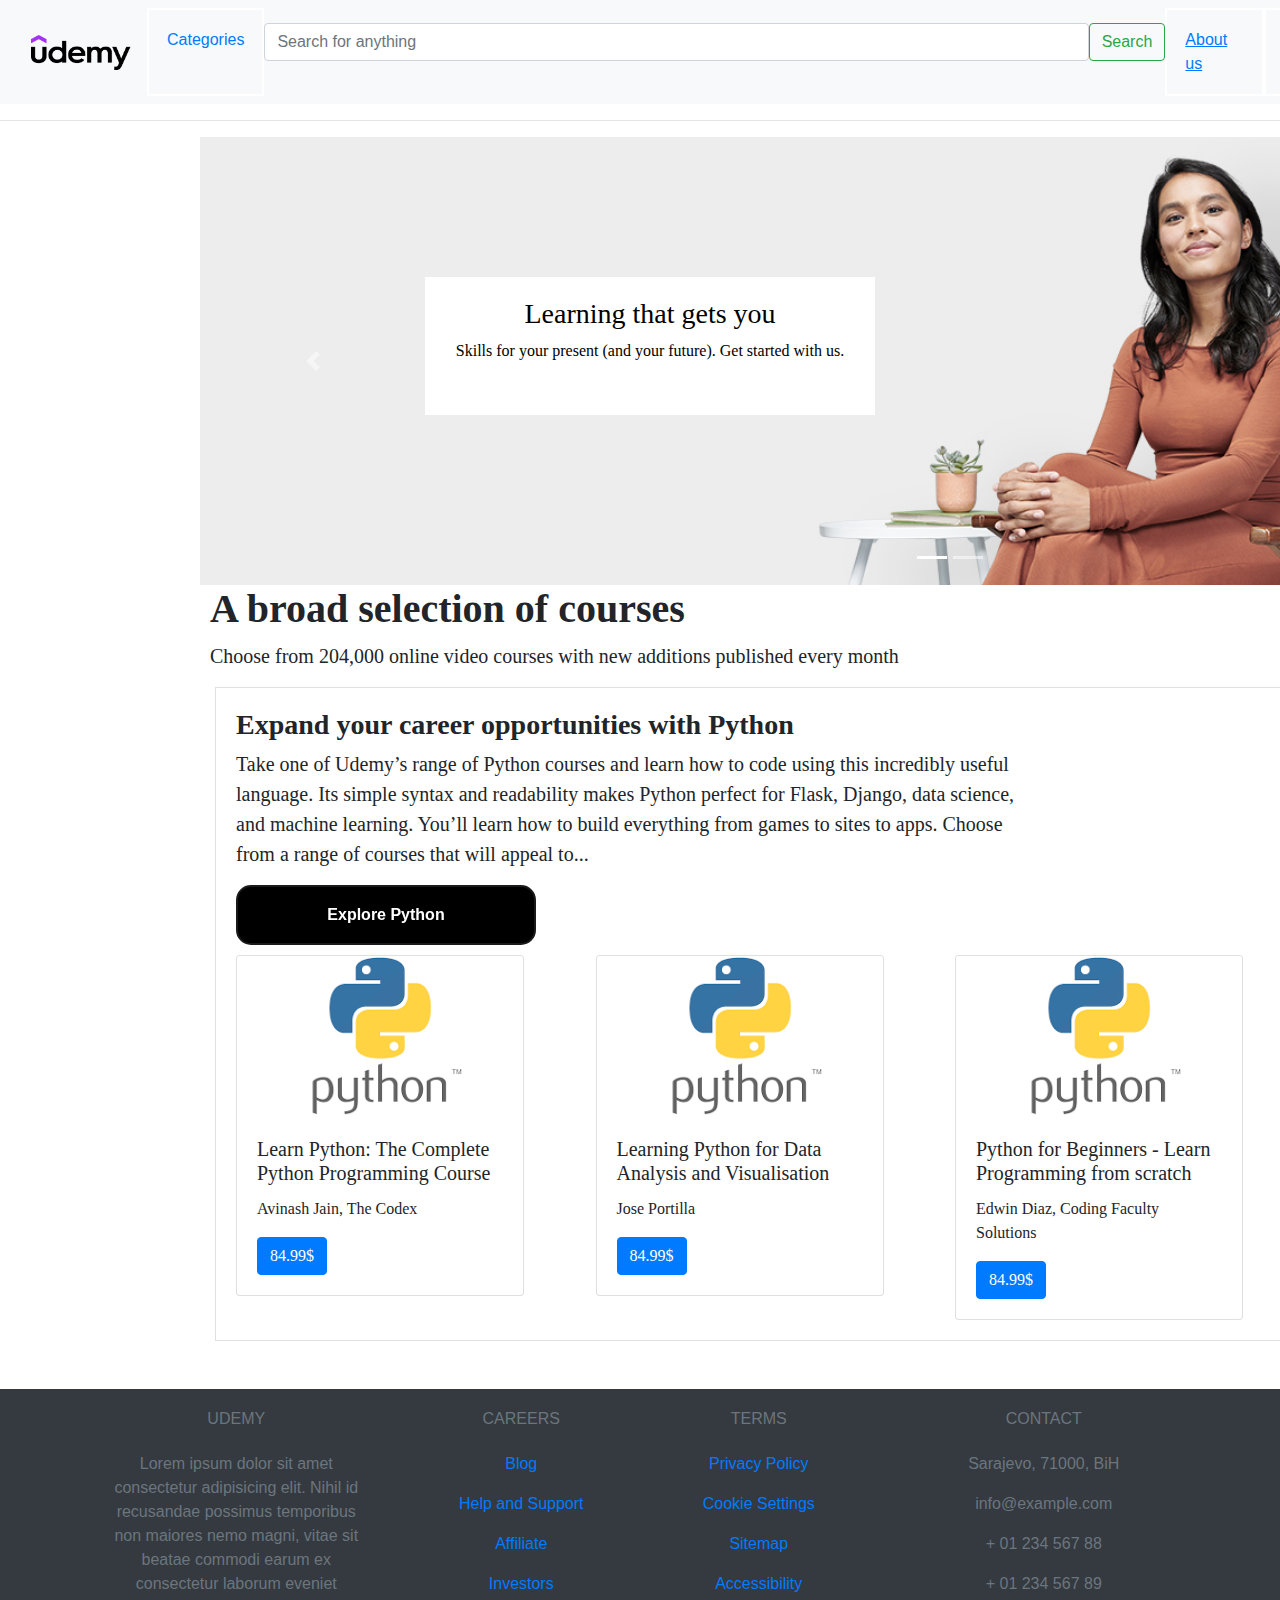
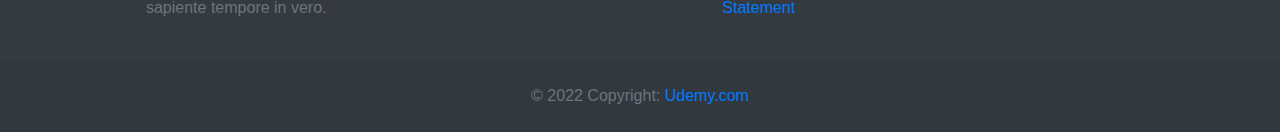
<file: index.html>
<!doctype html>
<html lang="en">
  <head>
    <meta charset="utf-8">
    <meta name="viewport" content="width=device-width, initial-scale=1, shrink-to-fit=no">
	<title>Udemy</title>
	<link rel="stylesheet" href="styles.css">
	<style type="text/css"></style>
    <link rel="icon" href="logooo.png">
    
    <link rel="stylesheet" href="https://cdn.jsdelivr.net/npm/bootstrap@4.0.0/dist/css/bootstrap.min.css" integrity="sha384-Gn5384xqQ1aoWXA+058RXPxPg6fy4IWvTNh0E263XmFcJlSAwiGgFAW/dAiS6JXm" crossorigin="anonymous">

  </head>
  <body>
    <nav class="navbar navbar-expand-lg bg-light">
        <div class="container-fluid">
          <a class="navbar-brand" href="#"><img src="logo-udemy.png" width="100" height="35"></a>
          <button class="navbar-toggler" type="button" data-bs-toggle="collapse" data-bs-target="#navbarSupportedContent" aria-controls="navbarSupportedContent" aria-expanded="false" aria-label="Toggle navigation">
            <span class="navbar-toggler-icon"></span>
          </button>
          <div class="collapse navbar-collapse" id="navbarSupportedContent">
            <ul class="navbar-nav me-auto mb-2 mb-lg-0">
              <div class="divovi2">
              <li class="nav-item">
                <a class="nav-link active" aria-current="page" href="#">Categories</a>
              </li>
              </div>
              <div class="searchh">
              <form class="d-flex" role="search">
                <input class="form-control me-2" type="search" placeholder="Search for anything" aria-label="Search">
                <button class="btn btn-outline-success" type="submit">Search</button>
              </form>
              </div>
              <div class="divovi2">
              <li class="nav-item">
                <a class="nav-link active" aria-current="page" href="about.html"><u>About us</u></a>
              </li>
              </div>
              <div class="divovi2">
              <li class="nav-item">
                <a class="nav-link active" aria-current="page" href="contact.html"><u>Contact</u></a>
              </li>
              </div>
              <div class="divovi2">
              <li class="nav-item">
                <a class="nav-link active" aria-current="page" href="#"><img src="shop.png" width="20px" height="20px"></a>
              </li>
              </div>
              <div>
                <li class="nav-item">
                  <button type="button" class="button2">Log in</button>
                </li>
                </div>
              <div>
                <li class="nav-item">
                  <button type="button" class="button1"> Sign up</button>
                </li>
                </div>
                <div>
                    <li class="nav-item">
                      <button type="button" class="button2"><img src="web.png" width="20px" height="20px" ></button>
                    </li>
                    </div>

            </ul>
            
          </div>
        </div>
      </nav>
      <hr>
<script src="https://code.jquery.com/jquery-3.2.1.slim.min.js" integrity="sha384-KJ3o2DKtIkvYIK3UENzmM7KCkRr/rE9/Qpg6aAZGJwFDMVNA/GpGFF93hXpG5KkN" crossorigin="anonymous"></script>
<script src="https://cdnjs.cloudflare.com/ajax/libs/popper.js/1.12.9/umd/popper.min.js" integrity="sha384-ApNbgh9B+Y1QKtv3Rn7W3mgPxhU9K/ScQsAP7hUibX39j7fakFPskvXusvfa0b4Q" crossorigin="anonymous"></script>
<script src="https://maxcdn.bootstrapcdn.com/bootstrap/4.0.0/js/bootstrap.min.js" integrity="sha384-JZR6Spejh4U02d8jOt6vLEHfe/JQGiRRSQQxSfFWpi1MquVdAyjUar5+76PVCmYl" crossorigin="anonymous"></script>

<div class="sirina margine">
<div id="carouselExampleIndicators" class="carousel slide" data-ride="carousel">
    <ol class="carousel-indicators">
        <li data-target="#carouselExampleIndicators" data-slide-to="0" class="active"></li>
        <li data-target="#carouselExampleIndicators" data-slide-to="1"></li>
    </ol>
    <div class="carousel-inner">
        <div class="carousel-item active">
            <img class="d-block w-100" src="zena.png" alt="First slide">
            <div class="carousel-caption d-none d-md-block">
                <h3 style="color:black; font-family:Cambria, Cochin, Georgia, Times, 'Times New Roman', serif;">Learning that gets you</h3>
                <p style="color:black; font-family:Cambria, Cochin, Georgia, Times, 'Times New Roman', serif;">Skills for your present (and your future). Get started with us.</p>
            </div>
        </div>
        <div class="carousel-item">
            <img class="d-block w-100" src="ljudi.png" alt="Second slide">
            <div class="carousel-caption d-none d-md-block">
                <h3 style="color:black; font-family:Cambria, Cochin, Georgia, Times, 'Times New Roman', serif;">Unlock the power of your people</h3>
                <p style="color:black; font-family:Cambria, Cochin, Georgia, Times, 'Times New Roman', serif;">Udemy Business is trusted by 12.5K+ companies around the world.</p>
            </div>
        </div>
    </div>
    <a class="carousel-control-prev" href="#carouselExampleIndicators" role="button" data-slide="prev">
        <span class="carousel-control-prev-icon" aria-hidden="true"></span>
        <span class="sr-only">Previous</span>
    </a>
    <a class="carousel-control-next" href="#carouselExampleIndicators" role="button" data-slide="next">
        <span class="carousel-control-next-icon" aria-hidden="true"></span>
        <span class="sr-only">Next</span>
    </a>
</div>
</div>

<div class="margine" style="font-family: Didot">

    <h1 style="margin-left: 10px;"><b>A broad selection of courses</b></h1>
    <p style="font-size: 20px; margin-left: 10px;">Choose from 204,000 online video courses with new additions published every month</p>

</div>
<div class="borderi margine" style="font-family: Perpetua; width: 1450px; margin-left: 215px;">
    <article style="padding:20px">
        <h3><b>Expand your career opportunities with Python</b></h3>
        <p style="font-size: 20px; margin-right:600px;">Take one of Udemy’s range of Python courses and learn how to code using this incredibly useful language. Its simple syntax and readability makes Python perfect for Flask, Django, data science, and machine learning. You’ll learn how to build everything from games to sites to apps. Choose from a range of courses that will appeal to...</p>
        <button type="button" class="button1" style="width:300px; text-align: center;">Explore Python</button>
    <div class="row">
        <div class="col">

        <div class="card" style="width: 18rem; margin-top: 10px;">
            <img src="piton.png" class="card-img-top" alt="Python">
            <div class="card-body">
              <h5 class="card-title">Learn Python: The Complete Python Programming Course</h5>
              <p class="card-text">Avinash Jain, The Codex</p>
              <a href="#" class="btn btn-primary">84.99$</a>
            </div>
          </div>
        </div>
        <div class="col">
          <div class="card" style="width: 18rem; margin-top: 10px;">
            <img src="piton.png" class="card-img-top" alt="Python">
            <div class="card-body">
              <h5 class="card-title">Learning Python for Data Analysis and Visualisation</h5>
              <p class="card-text">Jose Portilla</p>
              <a href="#" class="btn btn-primary">84.99$</a>
            </div>
          </div>
          </div>
          <div class="col">
            <div class="card" style="width: 18rem; margin-top: 10px;">
              <img src="piton.png" class="card-img-top" alt="Python">
              <div class="card-body">
                <h5 class="card-title">Python for Beginners - Learn Programming from scratch</h5>
                <p class="card-text">Edwin Diaz, Coding Faculty Solutions</p>
                <a href="#" class="btn btn-primary">84.99$</a>
              </div>
            </div>
        </div>
        <div class="col">
            <div class="card" style="width: 18rem; margin-top: 10px;">
              <img src="piton.png" class="card-img-top" alt="Python">
              <div class="card-body">
                <h5 class="card-title">Teach Your Kids to Code: Learn to Program Python at Any Age!</h5>
                <p class="card-text">Bryson Payne</p>
                <a href="#" class="btn btn-primary">29.99$</a>
              </div>
            </div>
        </div>
        </div>
    </article>


</div>

<footer class="text-center text-lg-start bg-dark text-muted">


    <section style="margin-top: 5px;">
      <div class="container text-center text-md-start mt-5">

        <div class="row mt-3">

          <div class="col-md-3 col-lg-4 col-xl-3 mx-auto mb-4">

            <h6 class="text-uppercase fw-bold mb-4" style="margin-top: 20px;">
              <i class="fas fa-gem me-3 text-secondary"></i>Udemy
            </h6>
            <p>
              Lorem ipsum dolor sit amet consectetur adipisicing elit. Nihil id recusandae possimus temporibus non maiores nemo magni, vitae sit beatae commodi earum ex consectetur laborum eveniet sapiente tempore in vero.
            </p>
          </div>

          <div class="col-md-2 col-lg-2 col-xl-2 mx-auto mb-4" style="margin-top: 20px;">

            <h6 class="text-uppercase fw-bold mb-4">
              Careers
            </h6>
            <p>
              <a href="#!" class="text-reset">Blog</a>
            </p>
            <p>
              <a href="#!" class="text-reset">Help and Support</a>
            </p>
            <p>
              <a href="#!" class="text-reset">Affiliate</a>
            </p>
            <p>
              <a href="#!" class="text-reset">Investors</a>
            </p>
          </div>

          <div class="col-md-3 col-lg-2 col-xl-2 mx-auto mb-4" style="margin-top: 20px;">

            <h6 class="text-uppercase fw-bold mb-4">
              Terms
            </h6>
            <p>
              <a href="#!" class="text-reset">Privacy Policy</a>
            </p>
            <p>
              <a href="#!" class="text-reset">Cookie Settings</a>
            </p>
            <p>
              <a href="#!" class="text-reset">Sitemap</a>
            </p>
            <p>
              <a href="#!" class="text-reset">Accessibility Statement</a>
            </p>
          </div>

          <div class="col-md-4 col-lg-3 col-xl-3 mx-auto mb-md-0 mb-4" style="margin-top: 20px;">

            <h6 class="text-uppercase fw-bold mb-4">Contact</h6>
            <p><i class="fas fa-home me-3 text-secondary"></i> Sarajevo, 71000, BiH</p>
            <p>
              <i class="fas fa-envelope me-3 text-secondary"></i>
              info@example.com
            </p>
            <p><i class="fas fa-phone me-3 text-secondary"></i> + 01 234 567 88</p>
            <p><i class="fas fa-print me-3 text-secondary"></i> + 01 234 567 89</p>
          </div>

        </div>

      </div>
    </section>

    <div class="text-center p-4" style="background-color: rgba(0, 0, 0, 0.025);">
      © 2022 Copyright:
      <a class="text-reset fw-bold" href="https://udemy.com/">Udemy.com</a>
    </div>

  </footer>

  





</body>
</html>
</file>
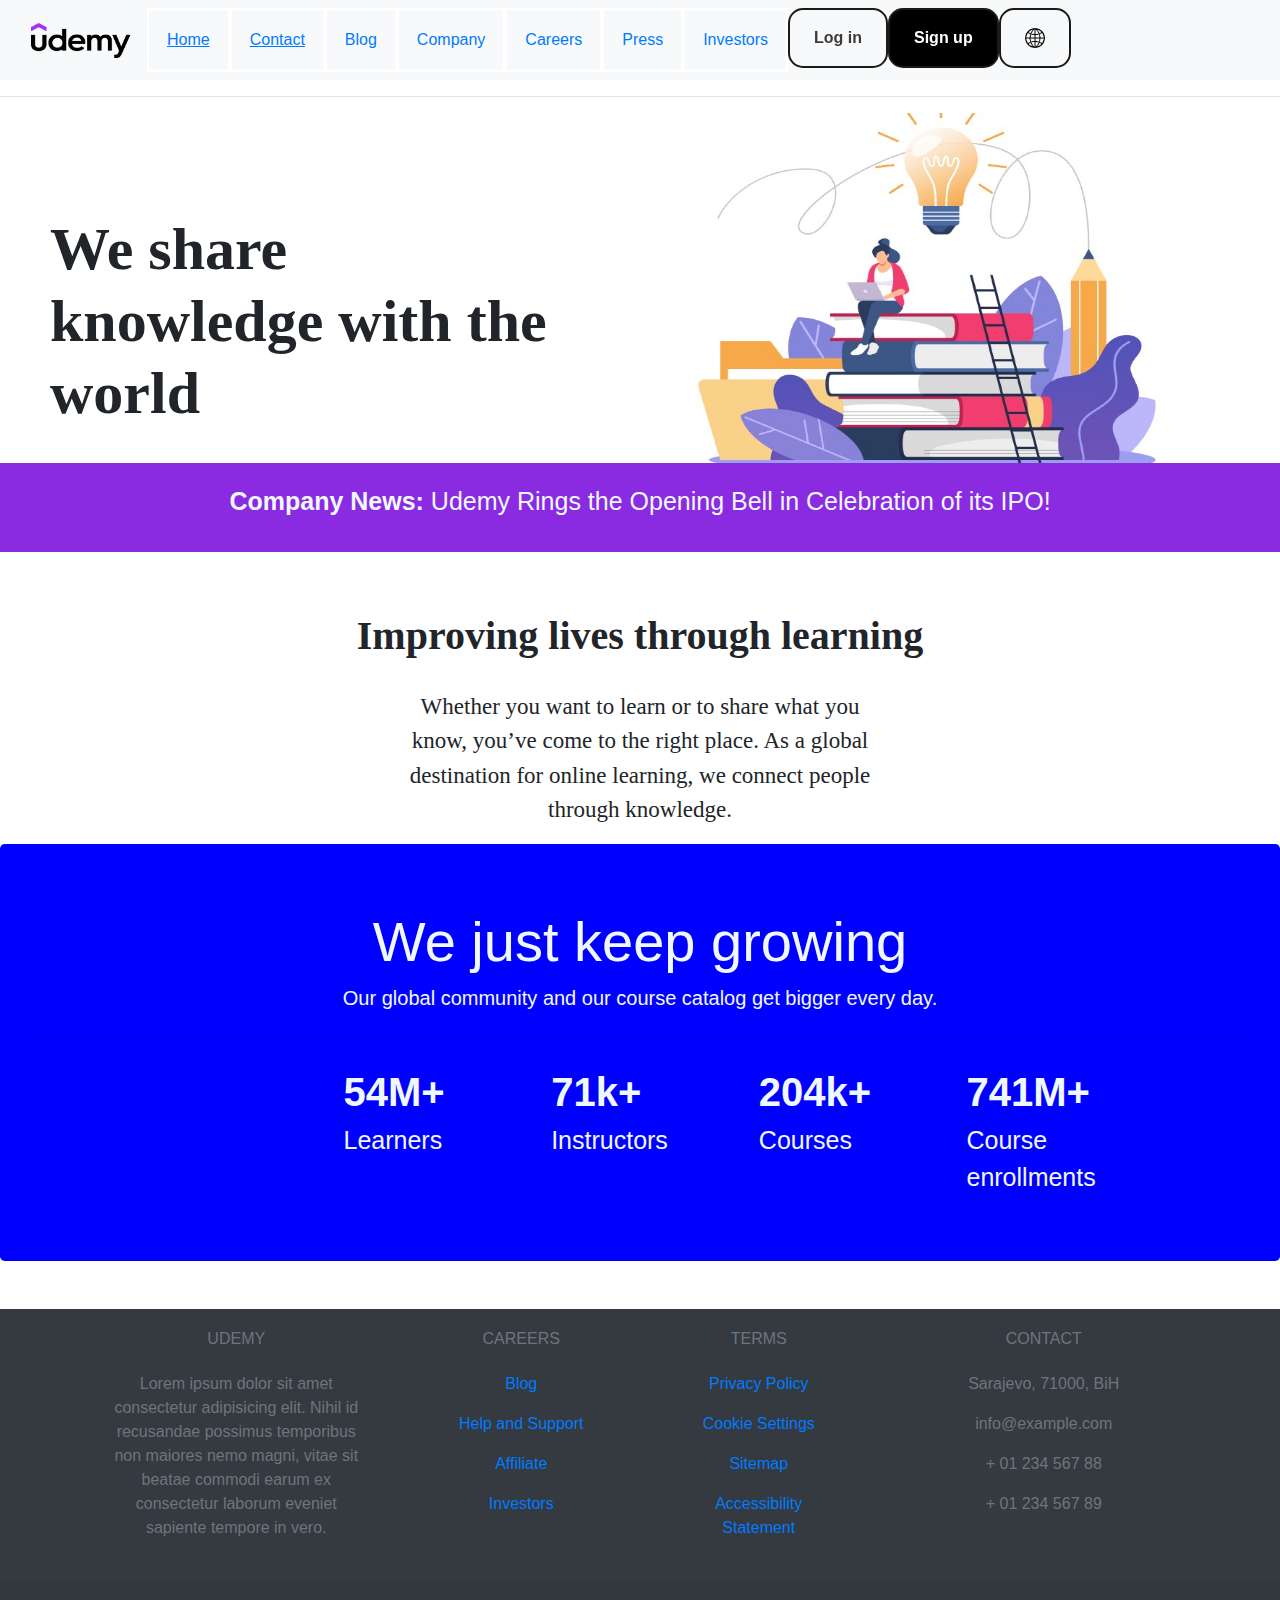
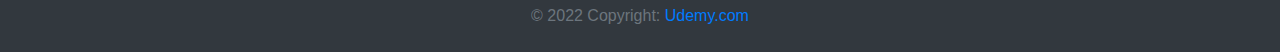
<file: about.html>
<!doctype html>
<html lang="en">
  <head>
       <meta charset="utf-8">
       <meta name="viewport" content="width=device-width, initial-scale=1, shrink-to-fit=no">
       <title>About us</title>
       <link rel="stylesheet" href="styles.css">
       <style type="text/css"></style>
       <link rel="icon" href="logooo.png">
       <link rel="stylesheet" href="https://cdn.jsdelivr.net/npm/bootstrap@4.0.0/dist/css/bootstrap.min.css" integrity="sha384-Gn5384xqQ1aoWXA+058RXPxPg6fy4IWvTNh0E263XmFcJlSAwiGgFAW/dAiS6JXm" crossorigin="anonymous">
  </head>
  <body>
    <nav class="navbar navbar-expand-lg bg-light">
        <div class="container-fluid">
          <a class="navbar-brand" href="index.html"><img src="logo-udemy.png" width="100" height="35"></a>
          <button class="navbar-toggler" type="button" data-bs-toggle="collapse" data-bs-target="#navbarSupportedContent" aria-controls="navbarSupportedContent" aria-expanded="false" aria-label="Toggle navigation">
            <span class="navbar-toggler-icon"></span>
          </button>
          <div class="collapse navbar-collapse" id="navbarSupportedContent">
            <ul class="navbar-nav me-auto mb-2 mb-lg-0">
              <div class="divovi2">
              <li class="nav-item">
                <a class="nav-link active" aria-current="page" href="index.html"><u>Home</u></a>
              </li>
              </div>
            
              <div class="divovi2">
              <li class="nav-item">
                <a class="nav-link active" aria-current="page" href="contact.html"><u>Contact</u></a>    
              </li>
              </div>
              <div class="divovi2">
              <li class="nav-item">
                <a class="nav-link active" aria-current="page" href="#">Blog</a>
              </li>
              </div>
              <div class="divovi2">
                <li class="nav-item">
                  <a class="nav-link active" aria-current="page" href="#">Company</a>
                </li>
                </div>
                <div class="divovi2">
                    <li class="nav-item">
                      <a class="nav-link active" aria-current="page" href="#">Careers</a>
                    </li>
                    </div>
                    <div class="divovi2">
                        <li class="nav-item">
                          <a class="nav-link active" aria-current="page" href="#">Press</a>
                        </li>
                        </div>
                        <div class="divovi2">
                            <li class="nav-item">
                              <a class="nav-link active" aria-current="page" href="#">Investors</a>
                            </li>
                            </div>
              <div>
                <li class="nav-item">
                  <button type="button" class="button2">Log in</button>
                </li>
                </div>
              <div>
                <li class="nav-item">
                  <button type="button" class="button1"> Sign up</button>
                </li>
                </div>
                <div >
                    <li class="nav-item">
                      <button type="button" class="button2"><img src="web.png" width="20px" height="20px" ></button>
                    </li>
                    </div>

            </ul>
            
          </div>
        </div>
      </nav>
      <hr>
    
    <div class="row">
        <div class="col">

        <h1 style="font-family:'Times New Roman', Times, serif; margin-top: 100px; font-size: 60px; margin-left: 50px;"><b>We share knowledge with the world</b></h1>

        </div>
        <div class="col">

            <img src="ph.png" style="width: 700px; height: 350px;">

        </div>

    </div>
    <div style="width:100%; background-color: blueviolet; color: aliceblue;  text-align: center; font-size: 25px; padding:15px">
        <p style="margin-top: 5px;"><b>Company News:</b> Udemy Rings the Opening Bell in Celebration of its IPO!</p>
    </div>

    <div>
        <h1 style="text-align: center; margin-top:60px; font-family:'Times New Roman', Times, serif"><b>Improving lives through learning</b></h1>
        <p style="text-align: center; margin-top:30px; font-family:'Times New Roman', Times, serif; font-size: 23px; margin-left: 400px; margin-right: 400px;">Whether you want to learn or to share what you know, you’ve come to the right place. As a global destination for online learning, we connect people through knowledge.</p>
    </div>
    <div class="jumbotron" style="background-color: blue; color:aliceblue;">
        <h1 class="display-4" style="text-align: center;">We just keep growing</h1>
        <p class="lead" style="text-align: center;">Our global community and our course catalog get bigger every day. </p>
        <hr class="my-4">
        <div class="row justify-content-center evenly">
            <div class="col-sm-2 offset-2">
                <div style="font-size: 40px; font-family: 'Gill Sans', 'Gill Sans MT', Calibri, 'Trebuchet MS', sans-serif"><b>54M+</b></div>
            </div>
            <div class="col-sm-2">
                <div style="font-size: 40px; font-family: 'Gill Sans', 'Gill Sans MT', Calibri, 'Trebuchet MS', sans-serif"><b>71k+</b></div>
            </div>
            <div class="col-sm-2">
                <div style="font-size: 40px; font-family: 'Gill Sans', 'Gill Sans MT', Calibri, 'Trebuchet MS', sans-serif"><b> 204k+</b></div>
            </div>
            <div class="col-sm-2">
                <div style="font-size: 40px; font-family:'Gill Sans', 'Gill Sans MT', Calibri, 'Trebuchet MS', sans-serif"><b>741M+</b></div>
            </div>

        </div>
        <div class="row justify-content-center evenly">
            <div class="col-sm-2 offset-2">
                <div style="font-size: 25px; font-family: 'Gill Sans', 'Gill Sans MT', Calibri, 'Trebuchet MS', sans-serif">Learners</div>
            </div>
            <div class="col-sm-2">
                <div style="font-size: 25px; font-family: 'Gill Sans', 'Gill Sans MT', Calibri, 'Trebuchet MS', sans-serif">Instructors</div>
            </div>
            <div class="col-sm-2">
                <div style="font-size: 25px; font-family: 'Gill Sans', 'Gill Sans MT', Calibri, 'Trebuchet MS', sans-serif">Courses</div>
            </div>
            <div class="col-sm-2">
                <div style="font-size: 25px; font-family:'Gill Sans', 'Gill Sans MT', Calibri, 'Trebuchet MS', sans-serif">Course enrollments</div>
            </div>

        </div>
    
      </div>

      <footer class="text-center text-lg-start bg-dark text-muted">


        <section style="margin-top: 5px;">
          <div class="container text-center text-md-start mt-5">
    
            <div class="row mt-3">
    
              <div class="col-md-3 col-lg-4 col-xl-3 mx-auto mb-4">
    
                <h6 class="text-uppercase fw-bold mb-4" style="margin-top: 20px;">
                  <i class="fas fa-gem me-3 text-secondary"></i>Udemy
                </h6>
                <p>
                  Lorem ipsum dolor sit amet consectetur adipisicing elit. Nihil id recusandae possimus temporibus non maiores nemo magni, vitae sit beatae commodi earum ex consectetur laborum eveniet sapiente tempore in vero.
                </p>
              </div>
    
              <div class="col-md-2 col-lg-2 col-xl-2 mx-auto mb-4" style="margin-top: 20px;">
    
                <h6 class="text-uppercase fw-bold mb-4">
                  Careers
                </h6>
                <p>
                  <a href="#!" class="text-reset">Blog</a>
                </p>
                <p>
                  <a href="#!" class="text-reset">Help and Support</a>
                </p>
                <p>
                  <a href="#!" class="text-reset">Affiliate</a>
                </p>
                <p>
                  <a href="#!" class="text-reset">Investors</a>
                </p>
              </div>
    
              <div class="col-md-3 col-lg-2 col-xl-2 mx-auto mb-4" style="margin-top: 20px;">
    
                <h6 class="text-uppercase fw-bold mb-4">
                  Terms
                </h6>
                <p>
                  <a href="#!" class="text-reset">Privacy Policy</a>
                </p>
                <p>
                  <a href="#!" class="text-reset">Cookie Settings</a>
                </p>
                <p>
                  <a href="#!" class="text-reset">Sitemap</a>
                </p>
                <p>
                  <a href="#!" class="text-reset">Accessibility Statement</a>
                </p>
              </div>
    
              <div class="col-md-4 col-lg-3 col-xl-3 mx-auto mb-md-0 mb-4" style="margin-top: 20px;">
    
                <h6 class="text-uppercase fw-bold mb-4">Contact</h6>
                <p><i class="fas fa-home me-3 text-secondary"></i> Sarajevo, 71000, BiH</p>
                <p>
                  <i class="fas fa-envelope me-3 text-secondary"></i>
                  info@example.com
                </p>
                <p><i class="fas fa-phone me-3 text-secondary"></i> + 01 234 567 88</p>
                <p><i class="fas fa-print me-3 text-secondary"></i> + 01 234 567 89</p>
              </div>
    
            </div>
    
          </div>
        </section>
    
        <div class="text-center p-4" style="background-color: rgba(0, 0, 0, 0.025);">
          © 2022 Copyright:
          <a class="text-reset fw-bold" href="https://udemy.com/">Udemy.com</a>
        </div>
    
      </footer>


  </body>
</html>
</file>
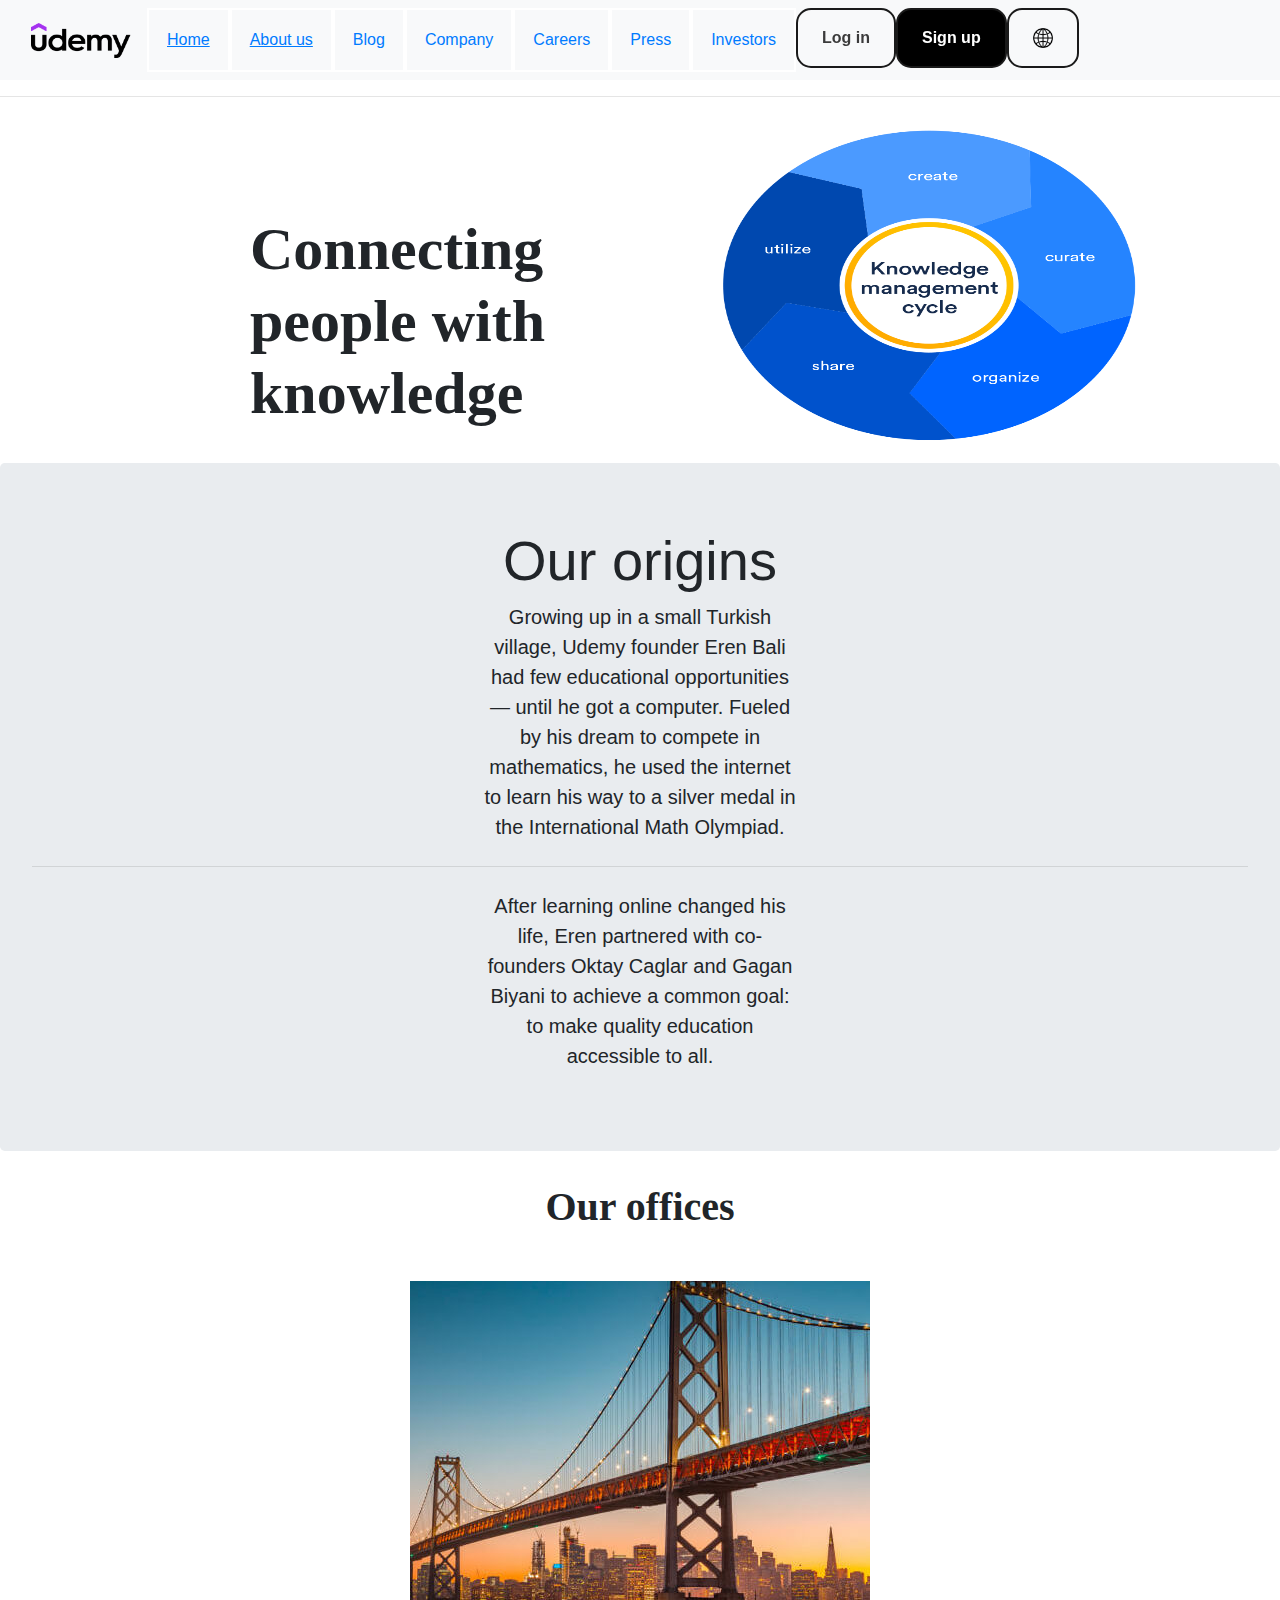
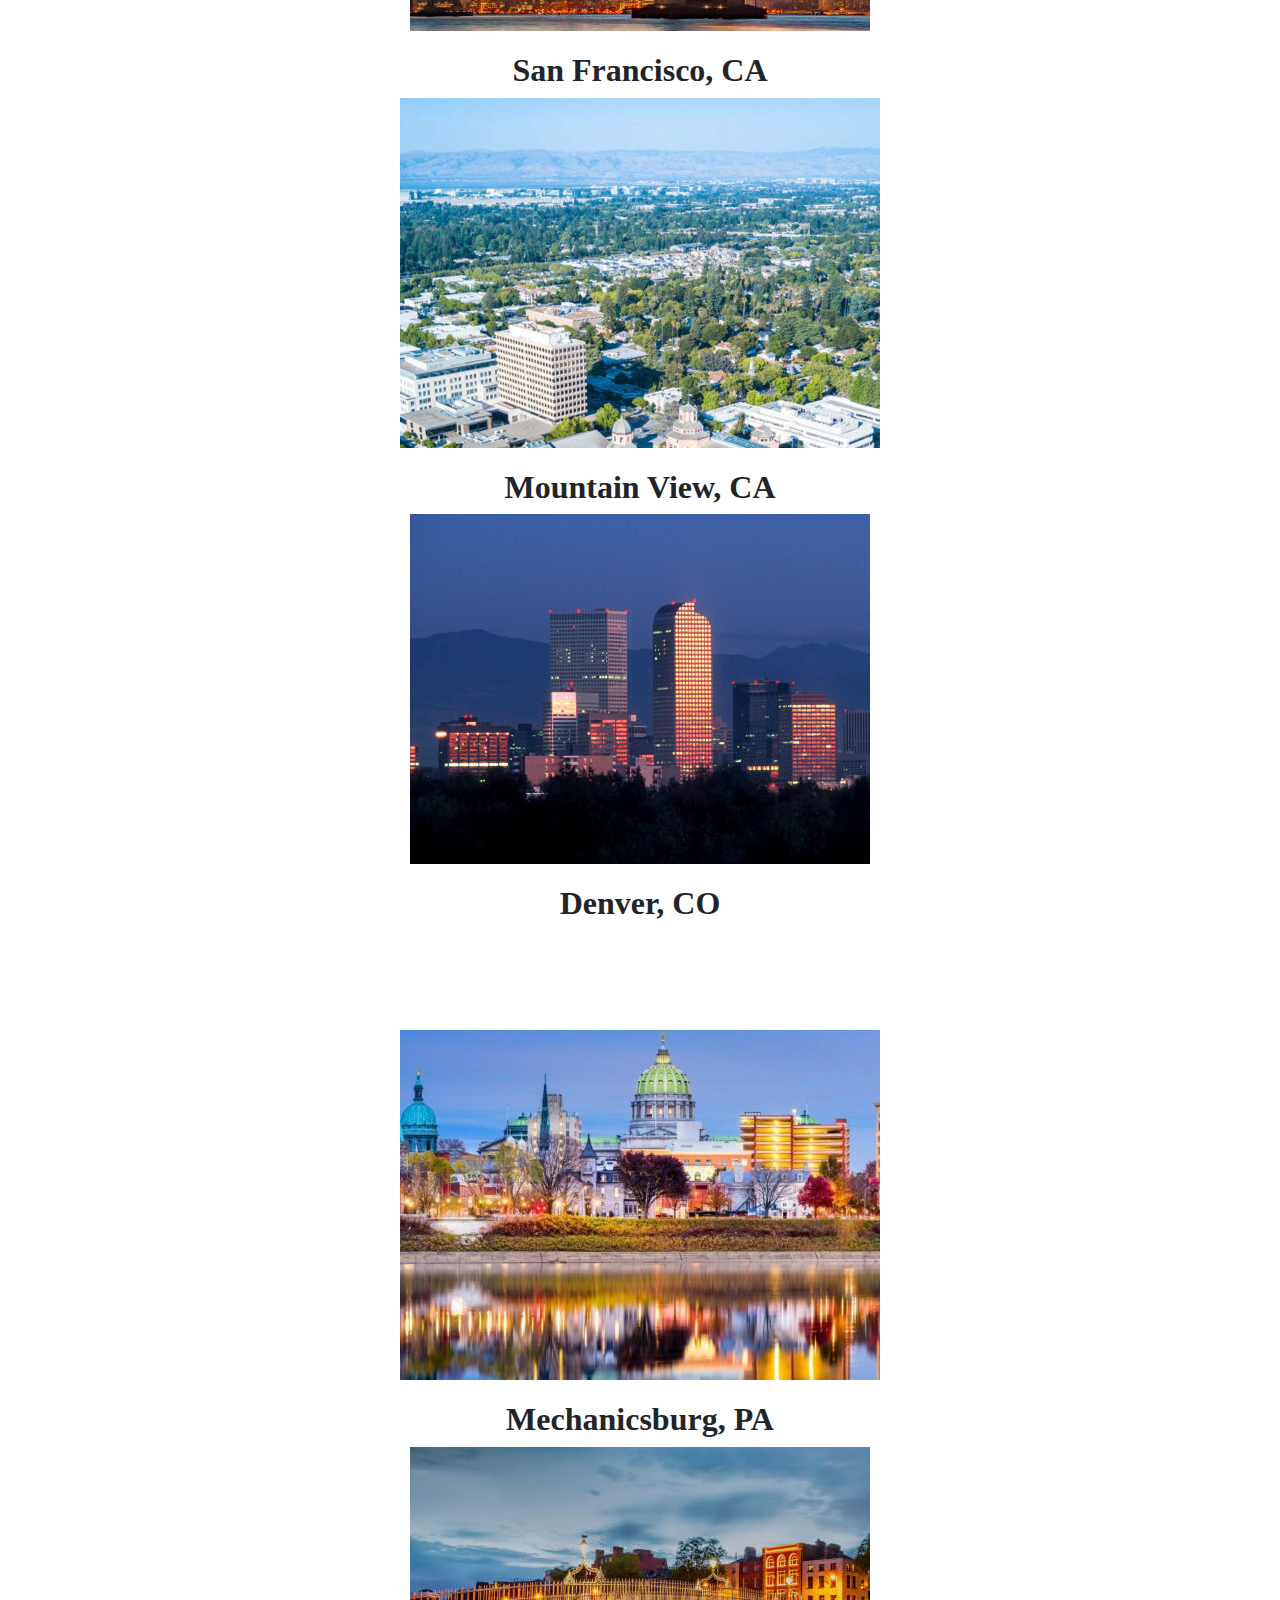
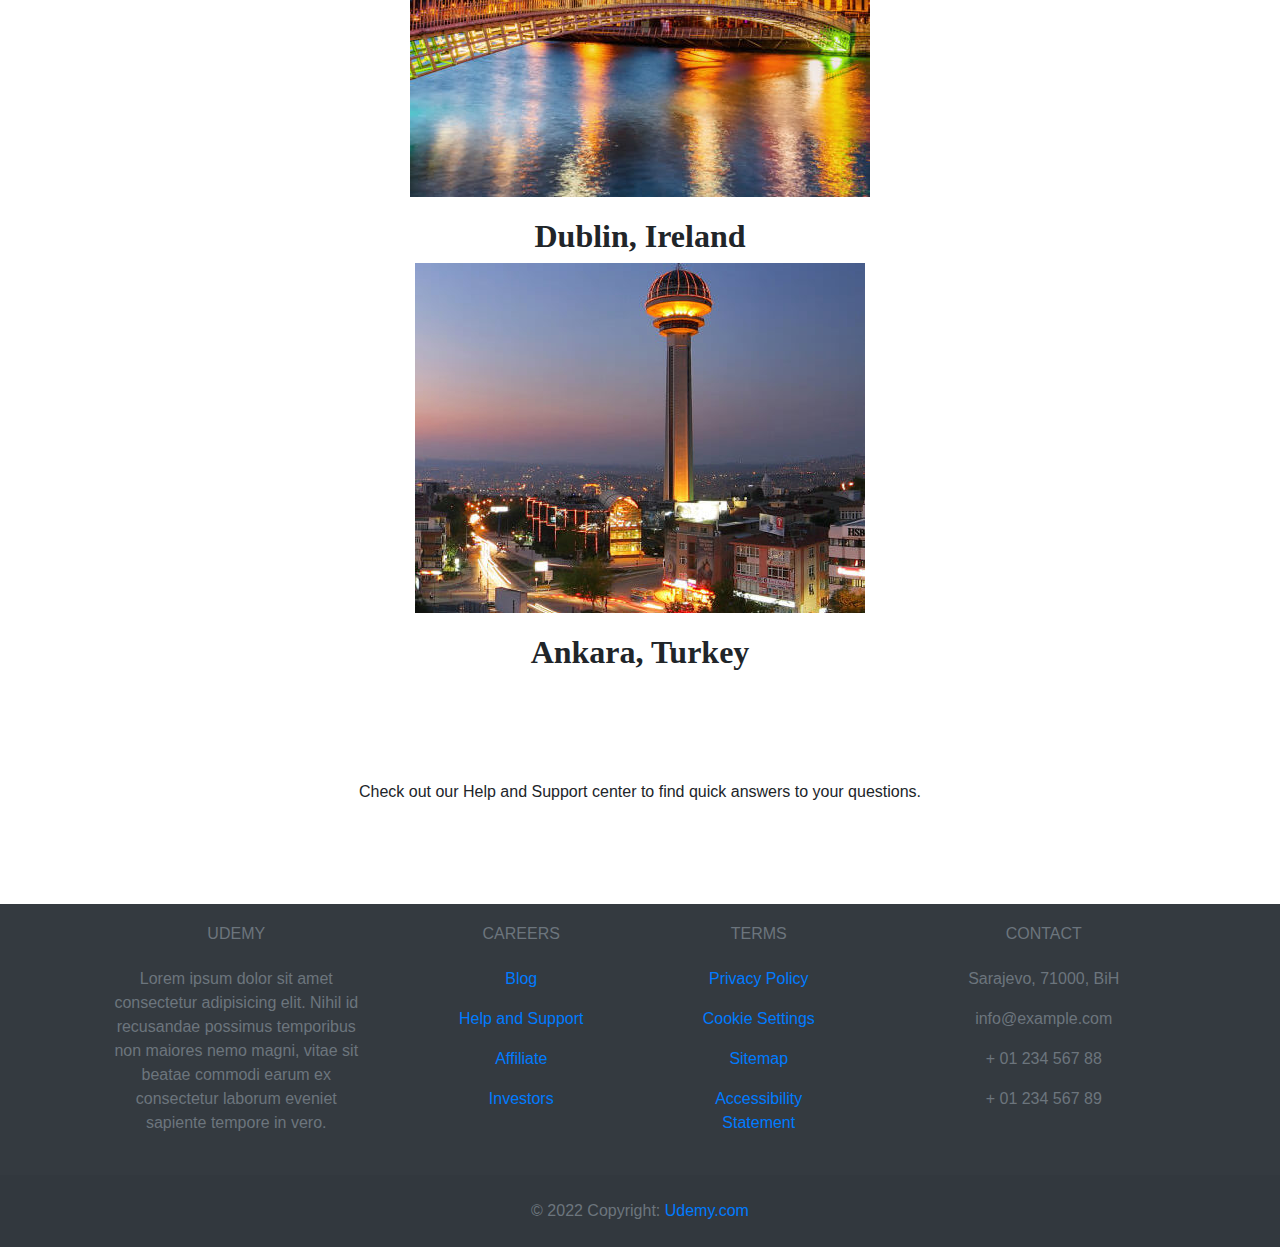
<file: contact.html>
<!doctype html>
<html lang="en">
  <head>
       <meta charset="utf-8">
       <meta name="viewport" content="width=device-width, initial-scale=1, shrink-to-fit=no">
       <title>Contact</title>
       <link rel="stylesheet" href="styles.css">
       <style type="text/css"></style>
       <link rel="icon" href="logooo.png">
       <link rel="stylesheet" href="https://cdn.jsdelivr.net/npm/bootstrap@4.0.0/dist/css/bootstrap.min.css" integrity="sha384-Gn5384xqQ1aoWXA+058RXPxPg6fy4IWvTNh0E263XmFcJlSAwiGgFAW/dAiS6JXm" crossorigin="anonymous">
  </head>
  <body>
    <nav class="navbar navbar-expand-lg bg-light">
        <div class="container-fluid">
          <a class="navbar-brand" href="index.html"><img src="logo-udemy.png" width="100" height="35"></a>
          <button class="navbar-toggler" type="button" data-bs-toggle="collapse" data-bs-target="#navbarSupportedContent" aria-controls="navbarSupportedContent" aria-expanded="false" aria-label="Toggle navigation">
            <span class="navbar-toggler-icon"></span>
          </button>
          <div class="collapse navbar-collapse" id="navbarSupportedContent">
            <ul class="navbar-nav me-auto mb-2 mb-lg-0">
              <div class="divovi2">
              <li class="nav-item">
                <a class="nav-link active" aria-current="page" href="index.html"><u>Home</u></a>
              </li>
              </div>
            
              <div class="divovi2">
              <li class="nav-item">
                <a class="nav-link active" aria-current="page" href="about.html"><u>About us</u></a>    
              </li>
              </div>
              <div class="divovi2">
              <li class="nav-item">
                <a class="nav-link active" aria-current="page" href="#">Blog</a>
              </li>
              </div>
              <div class="divovi2">
                <li class="nav-item">
                  <a class="nav-link active" aria-current="page" href="#">Company</a>
                </li>
                </div>
                <div class="divovi2">
                    <li class="nav-item">
                      <a class="nav-link active" aria-current="page" href="#">Careers</a>
                    </li>
                    </div>
                    <div class="divovi2">
                        <li class="nav-item">
                          <a class="nav-link active" aria-current="page" href="#">Press</a>
                        </li>
                        </div>
                        <div class="divovi2">
                            <li class="nav-item">
                              <a class="nav-link active" aria-current="page" href="#">Investors</a>
                            </li>
                            </div>
              <div>
                <li class="nav-item">
                  <button type="button" class="button2">Log in</button>
                </li>
                </div>
              <div>
                <li class="nav-item">
                  <button type="button" class="button1"> Sign up</button>
                </li>
                </div>
                <div >
                    <li class="nav-item">
                      <button type="button" class="button2"><img src="web.png" width="20px" height="20px" ></button>
                    </li>
                    </div>

            </ul>
            
          </div>
        </div>
      </nav>
      <hr>
      <div class="row">
        <div class="col">

        <h1 style="font-family:'Times New Roman', Times, serif; margin-top: 100px; font-size: 60px; margin-left: 250px;"><b>Connecting people with knowledge</b></h1>

        </div>
        <div class="col">

            <img src="know.png" style="width: 700px; height: 350px;">

        </div>
        </div>

        <div class="jumbotron" style="text-align: center;">
            <h1 class="display-4">Our origins</h1>
            <p class="lead" style="margin-left: 450px; margin-right: 450px;">Growing up in a small Turkish village, Udemy founder Eren Bali had few educational opportunities — until he got a computer. Fueled by his dream to compete in mathematics, he used the internet to learn his way to a silver medal in the International Math Olympiad.</p>
            <hr class="my-4">
            <p class="lead" style="margin-left: 450px; margin-right: 450px;">After learning online changed his life, Eren partnered with co-founders Oktay Caglar and Gagan Biyani to achieve a common goal: to make quality education accessible to all.</p>
        </div>
          <h1 style=" font-family: 'Times New Roman', Times, serif; text-align: center; margin-bottom: 50px;"><b>Our offices</b></h1>
        <div class="row" style="text-align: center; font-family: Perpetua; margin-left: 200px; margin-right: 200px; margin-bottom: 100px;">
            <div class="col">
                <img src="sf.png">
                <br>
                <h2 style="margin-top:20px"><b>San Francisco, CA</b></h2>
            </div>
            <div class="col">
                <img src="mv.png">
                <br>
                <h2 style="margin-top:20px"><b>Mountain View, CA</b></h2>
            </div>
            <div class="col">
                <img src="den.png">
                <br>
                <h2 style="margin-top:20px"><b>Denver, CO</b></h2>
            </div>


        </div>

        <div class="row" style="text-align: center; font-family: Perpetua; margin-left: 200px; margin-right: 200px;">
            <div class="col">
                <img src="mh.png">
                <br>
                <h2 style="margin-top:20px"><b>Mechanicsburg, PA</b></h2>
            </div>
            <div class="col">
                <img src="dub.png">
                <br>
                <h2 style="margin-top:20px"><b>Dublin, Ireland</b></h2>
            </div>
            <div class="col">
                <img src="ank.png">
                <br>
                <h2 style="margin-top:20px"><b>Ankara, Turkey</b></h2>
            </div>


        </div>

        <div>
            <p style="text-align: center; margin-top:100px; margin-bottom:100px;">Check out our Help and Support center to find quick answers to your questions.</p>

        </div>

        <footer class="text-center text-lg-start bg-dark text-muted">


            <section style="margin-top: 5px;">
              <div class="container text-center text-md-start mt-5">
        
                <div class="row mt-3">
        
                  <div class="col-md-3 col-lg-4 col-xl-3 mx-auto mb-4">
        
                    <h6 class="text-uppercase fw-bold mb-4" style="margin-top: 20px;">
                      <i class="fas fa-gem me-3 text-secondary"></i>Udemy
                    </h6>
                    <p>
                      Lorem ipsum dolor sit amet consectetur adipisicing elit. Nihil id recusandae possimus temporibus non maiores nemo magni, vitae sit beatae commodi earum ex consectetur laborum eveniet sapiente tempore in vero.
                    </p>
                  </div>
        
                  <div class="col-md-2 col-lg-2 col-xl-2 mx-auto mb-4" style="margin-top: 20px;">
        
                    <h6 class="text-uppercase fw-bold mb-4">
                      Careers
                    </h6>
                    <p>
                      <a href="#!" class="text-reset">Blog</a>
                    </p>
                    <p>
                      <a href="#!" class="text-reset">Help and Support</a>
                    </p>
                    <p>
                      <a href="#!" class="text-reset">Affiliate</a>
                    </p>
                    <p>
                      <a href="#!" class="text-reset">Investors</a>
                    </p>
                  </div>
        
                  <div class="col-md-3 col-lg-2 col-xl-2 mx-auto mb-4" style="margin-top: 20px;">
        
                    <h6 class="text-uppercase fw-bold mb-4">
                      Terms
                    </h6>
                    <p>
                      <a href="#!" class="text-reset">Privacy Policy</a>
                    </p>
                    <p>
                      <a href="#!" class="text-reset">Cookie Settings</a>
                    </p>
                    <p>
                      <a href="#!" class="text-reset">Sitemap</a>
                    </p>
                    <p>
                      <a href="#!" class="text-reset">Accessibility Statement</a>
                    </p>
                  </div>
        
                  <div class="col-md-4 col-lg-3 col-xl-3 mx-auto mb-md-0 mb-4" style="margin-top: 20px;">
        
                    <h6 class="text-uppercase fw-bold mb-4">Contact</h6>
                    <p><i class="fas fa-home me-3 text-secondary"></i> Sarajevo, 71000, BiH</p>
                    <p>
                      <i class="fas fa-envelope me-3 text-secondary"></i>
                      info@example.com
                    </p>
                    <p><i class="fas fa-phone me-3 text-secondary"></i> + 01 234 567 88</p>
                    <p><i class="fas fa-print me-3 text-secondary"></i> + 01 234 567 89</p>
                  </div>
        
                </div>
        
              </div>
            </section>
        
            <div class="text-center p-4" style="background-color: rgba(0, 0, 0, 0.025);">
              © 2022 Copyright:
              <a class="text-reset fw-bold" href="https://udemy.com/">Udemy.com</a>
            </div>
        
          </footer>

</body>
</html>
</file>
<file: styles.css>
.divovi{
    padding: 10px; 
    border: 2px solid black;
}
.divovi2{
    padding: 10px; 
    border: 2px solid white;
}
.button1{
  appearance: none;
  background-color: #000000;
  border: 2px solid #1A1A1A;
  border-radius: 15px;
  box-sizing: border-box;
  color: #FFFFFF;
  cursor: pointer;
  display: inline-block;
  font-family: Roobert,-apple-system,BlinkMacSystemFont,"Segoe UI",Helvetica,Arial,sans-serif,"Apple Color Emoji","Segoe UI Emoji","Segoe UI Symbol";
  font-size: 16px;
  font-weight: 600;
  line-height: normal;
  margin: 0;
  min-height: 60px;
  min-width: 0;
  outline: none;
  padding: 16px 24px;
  text-align: right;
  text-decoration: none;
  transition: all 300ms cubic-bezier(.23, 1, 0.32, 1);
  user-select: none;
  -webkit-user-select: none;
  touch-action: manipulation;
  width: 100%;
  will-change: transform;
}

.button1:disabled {
  pointer-events: none;
}

.button1:hover {
  box-shadow: rgba(0, 0, 0, 0.25) 0 8px 15px;
  transform: translateY(-2px);
}

.button1:active {
  box-shadow: none;
  transform: translateY(0);
}

.button2{
  appearance: none;
  background-color: transparent;
  border: 2px solid #1A1A1A;
  border-radius: 15px;
  box-sizing: border-box;
  color: #3B3B3B;
  cursor: pointer;
  display: inline-block;
  font-family: Roobert,-apple-system,BlinkMacSystemFont,"Segoe UI",Helvetica,Arial,sans-serif,"Apple Color Emoji","Segoe UI Emoji","Segoe UI Symbol";
  font-size: 16px;
  font-weight: 600;
  line-height: normal;
  margin: 0;
  min-height: 60px;
  min-width: 0;
  outline: none;
  padding: 16px 24px;
  text-align: right;
  text-decoration: none;
  transition: all 300ms cubic-bezier(.23, 1, 0.32, 1);
  user-select: none;
  -webkit-user-select: none;
  touch-action: manipulation;
  width: 100%;
  will-change: transform;
}

.button2:disabled {
  pointer-events: none;
}

.button2:hover {
  color: #fff;
  background-color: #1A1A1A;
  box-shadow: rgba(0, 0, 0, 0.25) 0 8px 15px;
  transform: translateY(-2px);
}

.button2:active {
  box-shadow: none;
  transform: translateY(0);
}

.carousel-caption {
    position: relative;
    top:-10px;
    margin-top: 10%;
    margin-bottom: 10%;
    margin-right: 40%;
    background: rgba(255,255,255);
    box-shadow: 15px;
 }

 .sirina {
    width:1500px;
 }
 .searchh{
    width:950px;
    margin-top: 15px;
 }

.margine{
    margin-right: 150px;
    margin-left: 200px;
}
.borderi{
    border: 1px solid rgb(224,224,224);
}
</file>
